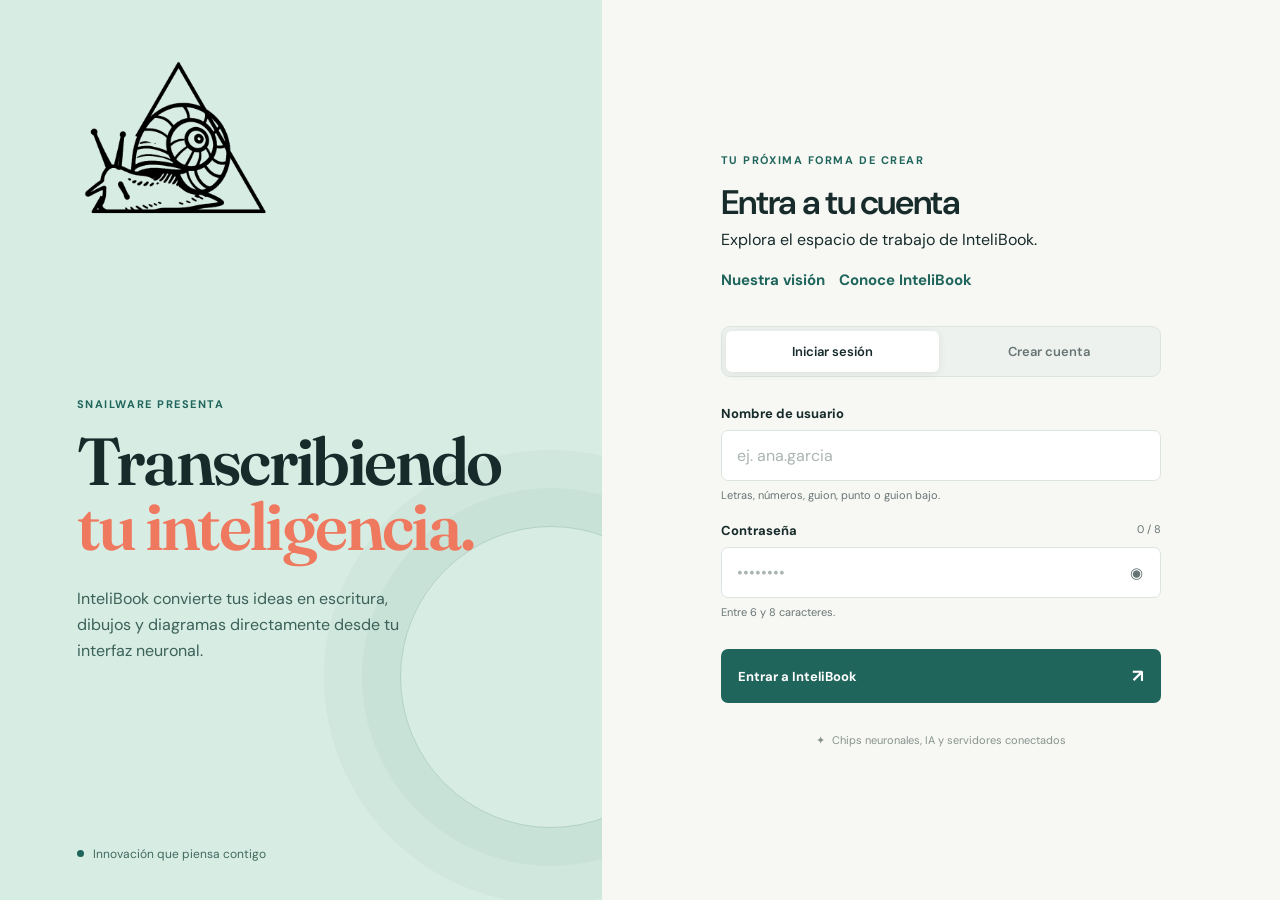
<file: index.html>
<!doctype html>
<html lang="es">
<head>
  <meta charset="UTF-8">
  <meta name="viewport" content="width=device-width, initial-scale=1.0">
  <meta name="description" content="Snailware presenta InteliBook: transcribiendo tu inteligencia.">
  <title>Snailware | InteliBook</title>
  <link rel="preconnect" href="https://fonts.googleapis.com">
  <link rel="preconnect" href="https://fonts.gstatic.com" crossorigin>
  <link href="https://fonts.googleapis.com/css2?family=DM+Sans:wght@400;500;600;700&family=Fraunces:opsz,wght@9..144,600;9..144,700&display=swap" rel="stylesheet">
  <link rel="stylesheet" href="css/styles.css">
</head>
<body class="auth-page">
  <main class="auth-shell">
    <section class="brand-panel" aria-labelledby="brand-title">
      <img class="brand-logo" src="assets/logo-placeholder.png" alt="Snailware">
      <div class="brand-copy">
        <p class="eyebrow">Snailware presenta</p>
        <h1 id="brand-title">Transcribiendo<br><em>tu inteligencia.</em></h1>
        <p class="brand-description">InteliBook convierte tus ideas en escritura, dibujos y diagramas directamente desde tu interfaz neuronal.</p>
      </div>
      <div class="brand-footer"><span class="status-dot"></span> Innovación que piensa contigo</div>
    </section>

    <section class="form-panel" aria-label="Acceso a InteliBook">
      <div class="form-wrap">
        <div class="form-heading">
          <p class="eyebrow">Tu próxima forma de crear</p>
          <h2 id="form-title">Entra a tu cuenta</h2>
          <p id="form-subtitle">Explora el espacio de trabajo de InteliBook.</p>
          <p class="public-links"><a href="vision.html">Nuestra visión</a><a href="product.html">Conoce InteliBook</a></p>
        </div>

        <div class="mode-switch" role="tablist" aria-label="Tipo de acceso">
          <button class="mode-button is-active" id="login-tab" type="button" role="tab" aria-selected="true">Iniciar sesión</button>
          <button class="mode-button" id="register-tab" type="button" role="tab" aria-selected="false">Crear cuenta</button>
        </div>

        <div id="feedback" class="feedback" role="status" aria-live="polite"></div>

        <form id="auth-form" novalidate>
          <div class="field-group">
            <label for="username">Nombre de usuario</label>
            <input id="username" name="username" type="text" autocomplete="username" placeholder="ej. ana.garcia" maxlength="40" required>
            <small class="field-hint">Letras, números, guion, punto o guion bajo.</small>
          </div>
          <div class="field-group">
            <div class="label-row"><label for="password">Contraseña</label><span id="password-count" class="character-count">0 / 8</span></div>
            <div class="password-field">
              <input id="password" name="password" type="password" autocomplete="current-password" placeholder="••••••••" minlength="6" maxlength="8" required>
              <button id="toggle-password" class="icon-button" type="button" aria-label="Mostrar contraseña" title="Mostrar contraseña">◉</button>
            </div>
            <small id="password-hint" class="field-hint">Entre 6 y 8 caracteres.</small>
          </div>
          <button id="submit-button" class="primary-button" type="submit"><span id="submit-label">Entrar a InteliBook</span><span class="button-arrow" aria-hidden="true">↗</span></button>
        </form>

        <p class="security-note"><span aria-hidden="true">✦</span> Chips neuronales, IA y servidores conectados</p>
      </div>
    </section>
  </main>
  <script type="module" src="js/login.js"></script>
</body>
</html>
</file>
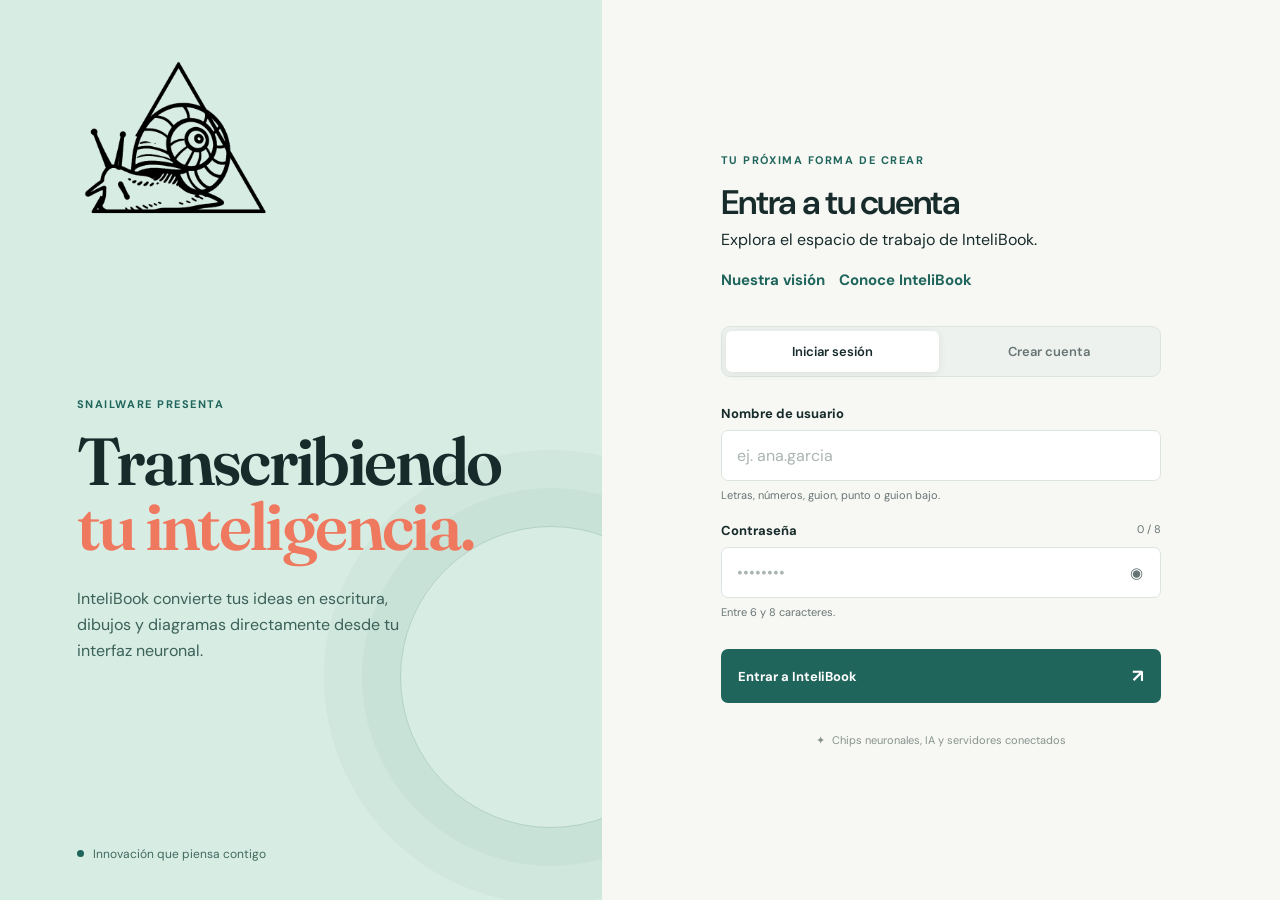
<file: dashboard.html>
<!doctype html>
<html lang="es">
<head>
  <meta charset="UTF-8">
  <meta name="viewport" content="width=device-width, initial-scale=1.0">
  <meta name="description" content="Tu espacio de trabajo en InteliBook.">
  <title>Snailware | InteliBook</title>
  <link rel="preconnect" href="https://fonts.googleapis.com">
  <link rel="preconnect" href="https://fonts.gstatic.com" crossorigin>
  <link href="https://fonts.googleapis.com/css2?family=DM+Sans:wght@400;500;600;700&family=Fraunces:opsz,wght@9..144,600;9..144,700&display=swap" rel="stylesheet">
  <link rel="stylesheet" href="css/styles.css">
</head>
<body class="app-page">
  <header class="app-header">
    <a class="app-logo" href="dashboard.html" aria-label="InteliBook, inicio"><img class="app-logo-image" src="assets/logo-placeholder.png" alt="Snailware"><span>InteliBook</span></a>
    <div class="header-actions"><span id="user-greeting" class="user-greeting"></span><nav class="dashboard-nav" aria-label="Navegación del sitio"><a href="product.html">InteliBook</a><a href="vision.html">Nuestra visión</a></nav><button id="logout-button" class="text-button" type="button">Cerrar sesión <span aria-hidden="true">↗</span></button></div>
  </header>
  <main class="dashboard-main">
    <section class="welcome-block"><p class="eyebrow">Tu panel InteliBook</p><h1>Un lugar para<br><em>pensar mejor.</em></h1><p class="welcome-copy">Tu espacio está listo para convertir ideas en escritura, dibujos y diagramas.</p></section>
    <section class="workspace-grid" aria-label="Resumen del espacio de trabajo">
      <article class="workspace-card accent-card"><span class="card-kicker">Próximamente</span><h2>Tus libretas<br>en un solo lugar.</h2><p>Empieza a construir un sistema que trabaje a tu manera.</p><button class="outline-button" type="button" disabled>Crear una libreta <span aria-hidden="true">+</span></button></article>
      <article class="stat-card"><span class="stat-number">00</span><span class="stat-label">Libretas activas</span></article>
      <article class="stat-card pale"><span class="stat-number">00</span><span class="stat-label">Notas creadas</span></article>
    </section>
  </main>
  <script type="module" src="js/dashboard.js"></script>
</body>
</html>
</file>
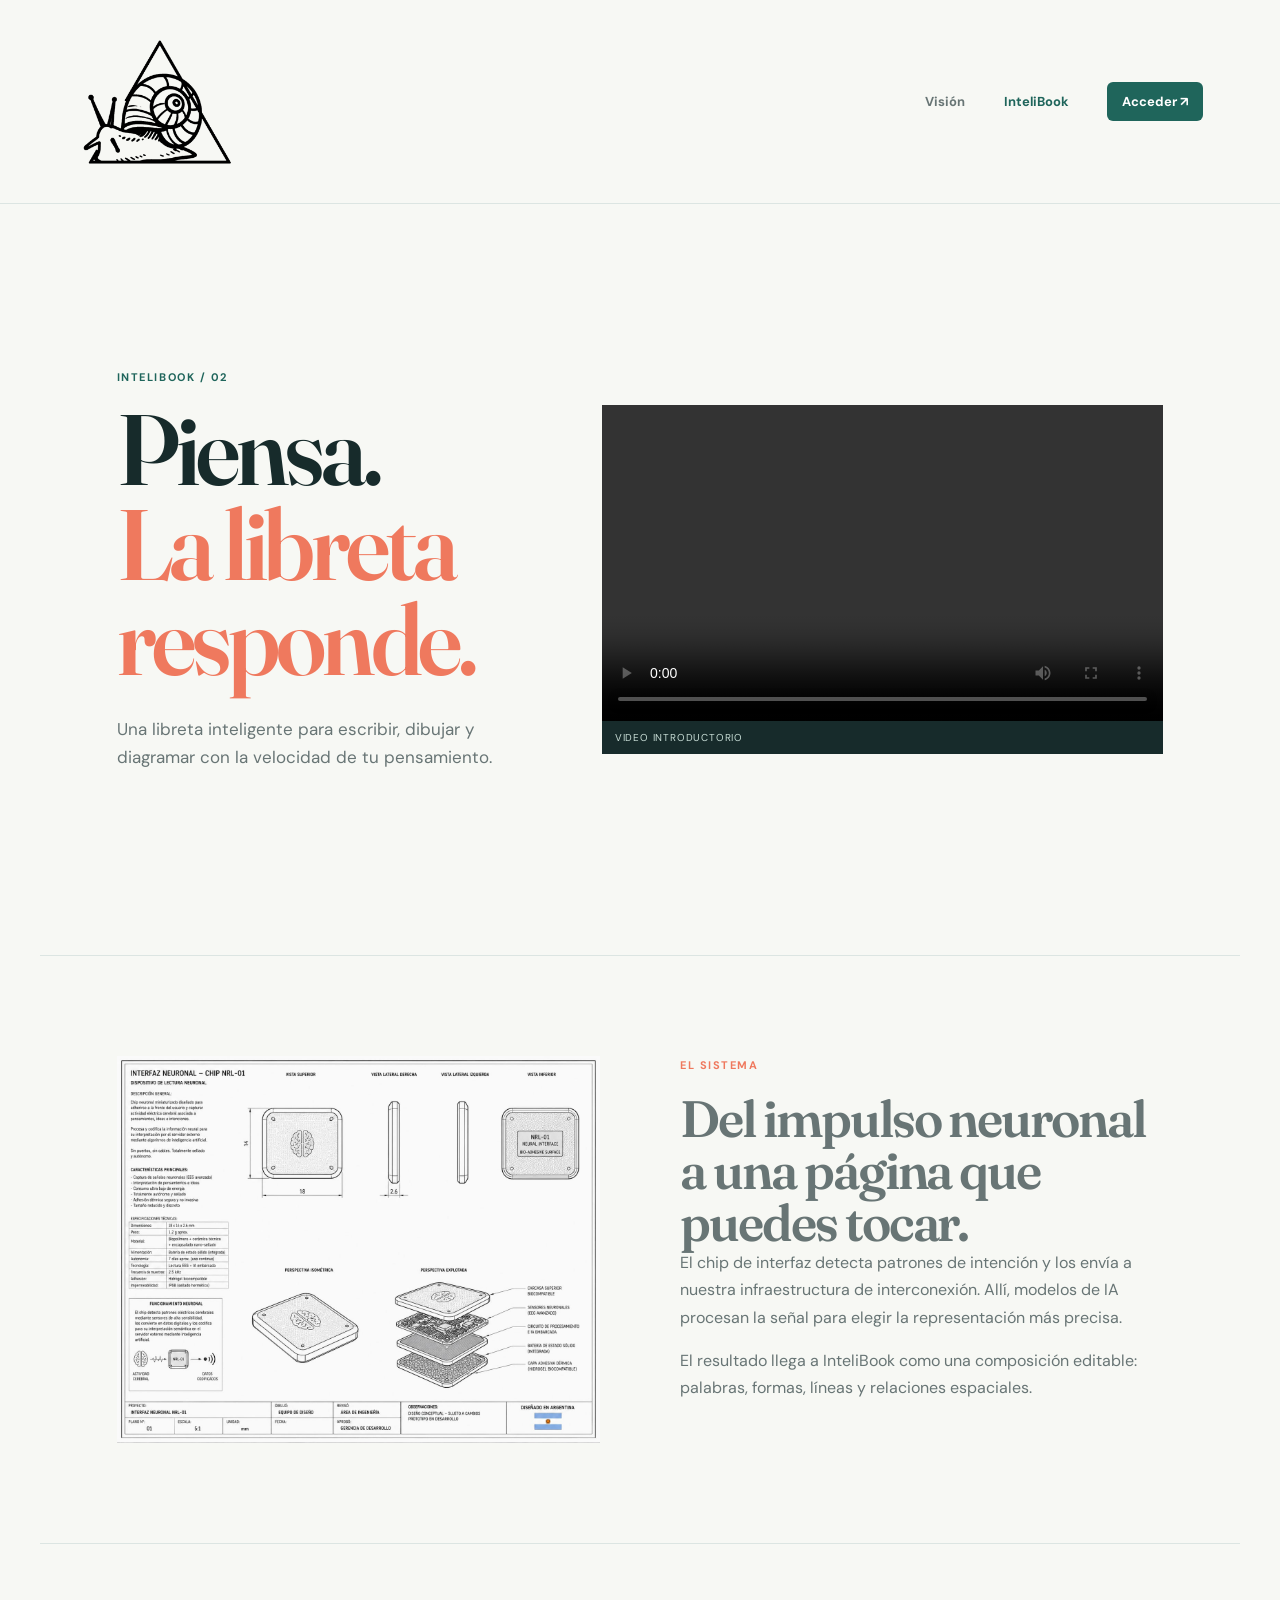
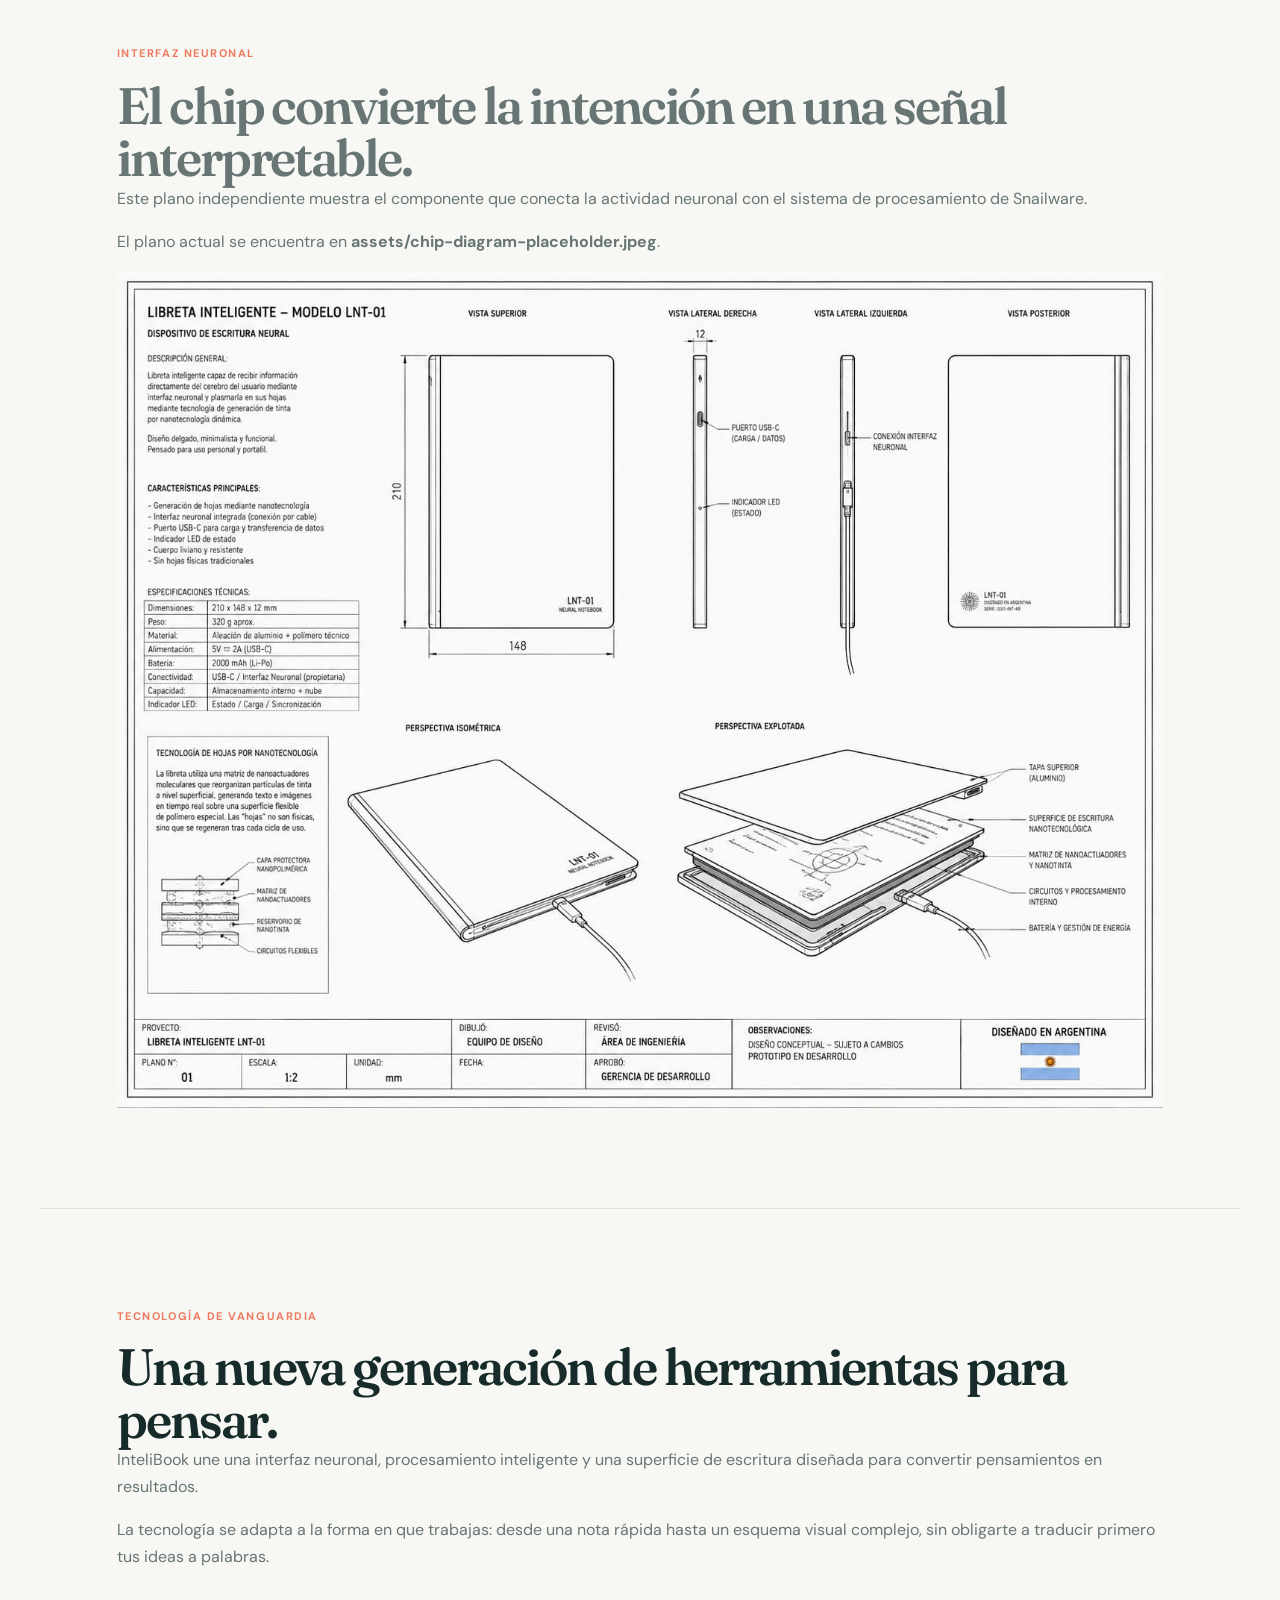
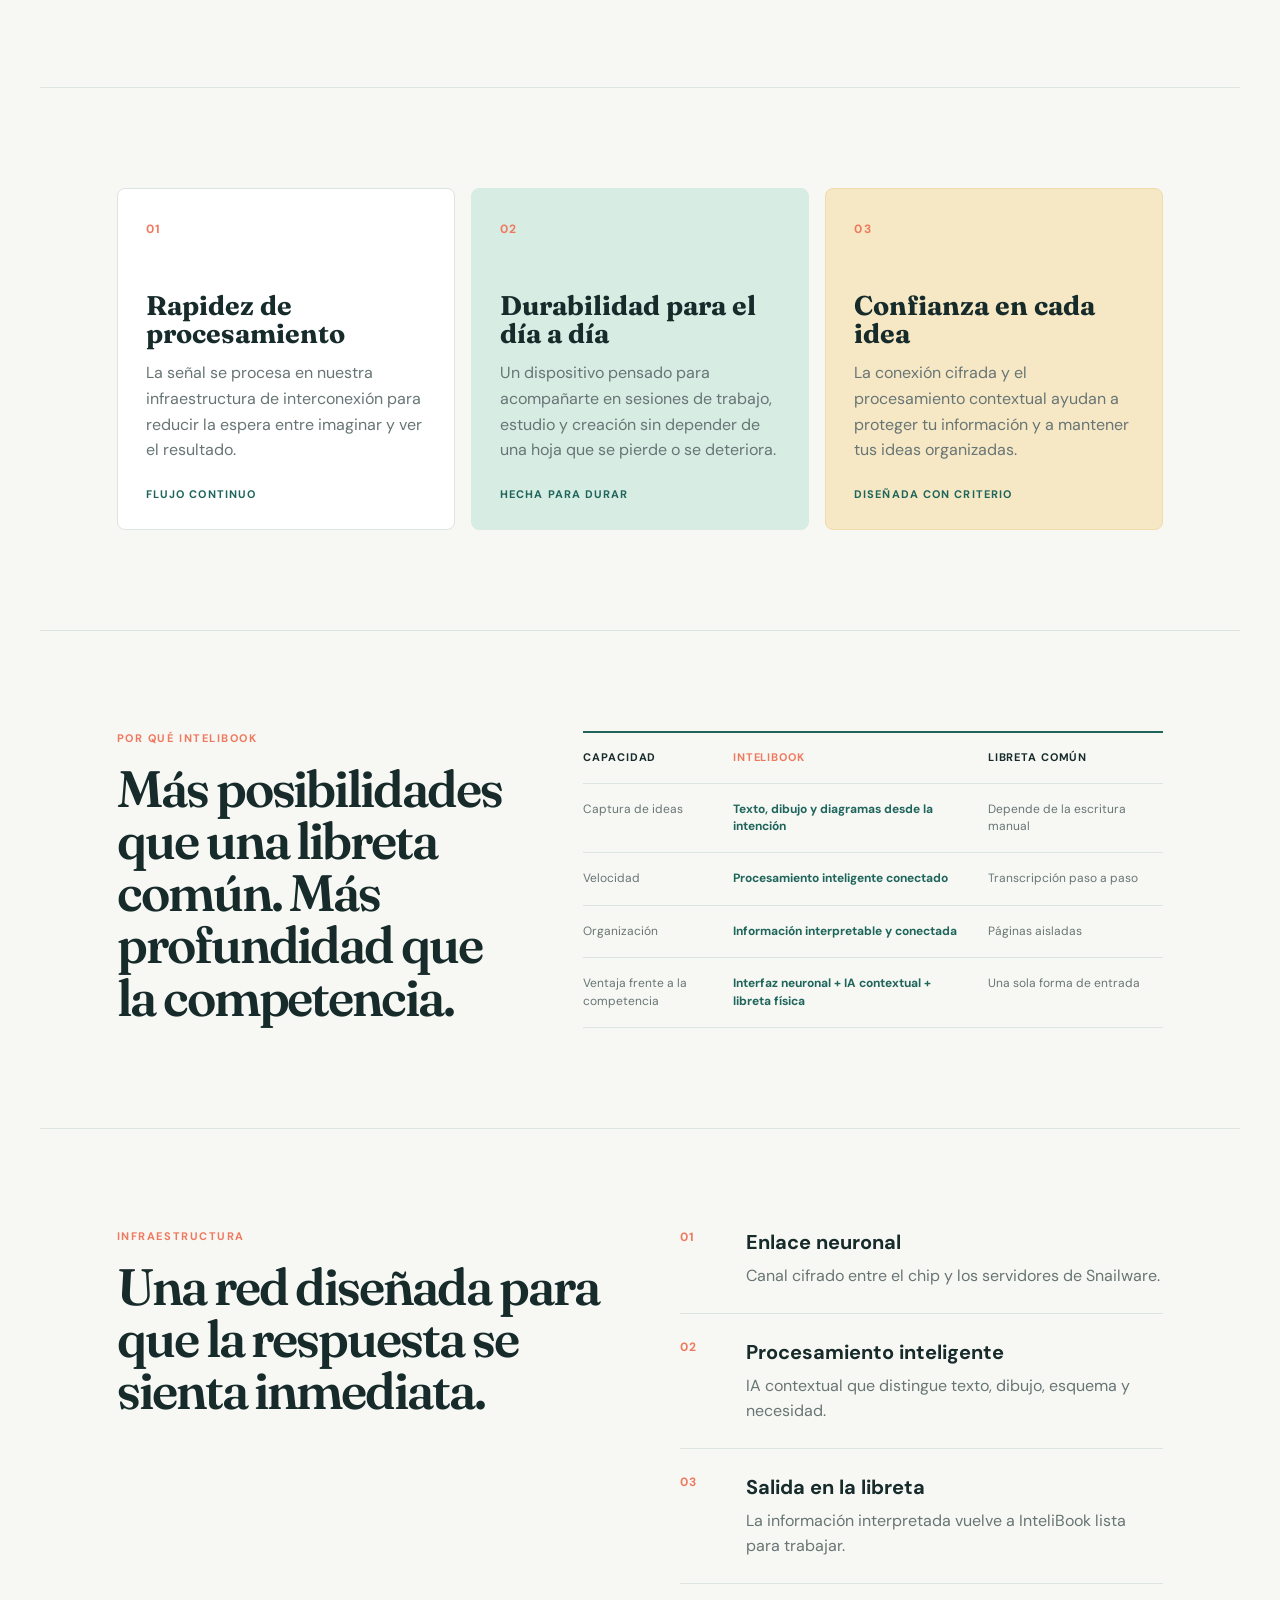
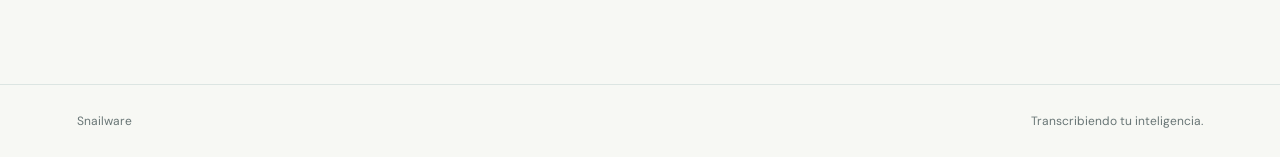
<file: product.html>
<!doctype html>
<html lang="es">
<head><meta charset="UTF-8"><meta name="viewport" content="width=device-width, initial-scale=1.0"><meta name="description" content="Conoce la tecnología de vanguardia, ventajas, velocidad y durabilidad de InteliBook."><title>Snailware | InteliBook</title><link rel="stylesheet" href="css/styles.css"></head>
<body class="site-page product-page">
  <header class="site-header"><a class="site-brand" href="index.html"><img src="assets/logo-placeholder.png" alt="Snailware"></a><nav aria-label="Navegación principal"><a href="vision.html">Visión</a><a class="is-current" href="product.html">InteliBook</a><a class="nav-cta" href="index.html">Acceder <span aria-hidden="true">↗</span></a></nav></header>
  <main>
    <section class="product-hero"><div><p class="eyebrow">InteliBook / 02</p><h1>Piensa.<br><em>La libreta responde.</em></h1><p>Una libreta inteligente para escribir, dibujar y diagramar con la velocidad de tu pensamiento.</p></div><div class="video-frame"><video controls preload="metadata"><source src="assets/product-video-poster.mp4" type="video/mp4">Tu navegador no puede reproducir este video.</video><span class="media-label">Video introductorio</span></div></section>
    <section class="product-diagram content-section"><div class="diagram-art"><img src="assets/intelibook-diagram-placeholder.jpeg" alt="Plano de InteliBook"></div><div class="section-copy"><p class="section-index">El sistema</p><h2>Del impulso neuronal a una página que puedes tocar.</h2><p>El chip de interfaz detecta patrones de intención y los envía a nuestra infraestructura de interconexión. Allí, modelos de IA procesan la señal para elegir la representación más precisa.</p><p>El resultado llega a InteliBook como una composición editable: palabras, formas, líneas y relaciones espaciales.</p></div></section>
    <section class="chip-diagram content-section"><div class="section-copy"><p class="section-index">Interfaz neuronal</p><h2>El chip convierte la intención en una señal interpretable.</h2><p>Este plano independiente muestra el componente que conecta la actividad neuronal con el sistema de procesamiento de Snailware.</p><p>El plano actual se encuentra en <strong>assets/chip-diagram-placeholder.jpeg</strong>.</p></div><div class="diagram-art"><img src="assets/chip-diagram-placeholder.jpeg" alt="Plano del chip neuronal de InteliBook"></div></section>
    <section class="feature-intro content-section"><div><p class="section-index">Tecnología de vanguardia</p><h2>Una nueva generación de herramientas para pensar.</h2></div><div class="section-copy"><p>InteliBook une una interfaz neuronal, procesamiento inteligente y una superficie de escritura diseñada para convertir pensamientos en resultados.</p><p>La tecnología se adapta a la forma en que trabajas: desde una nota rápida hasta un esquema visual complejo, sin obligarte a traducir primero tus ideas a palabras.</p></div></section>
    <section class="benefit-grid content-section"><article class="benefit-card"><span class="benefit-number">01</span><h3>Rapidez de procesamiento</h3><p>La señal se procesa en nuestra infraestructura de interconexión para reducir la espera entre imaginar y ver el resultado.</p><strong>Flujo continuo</strong></article><article class="benefit-card"><span class="benefit-number">02</span><h3>Durabilidad para el día a día</h3><p>Un dispositivo pensado para acompañarte en sesiones de trabajo, estudio y creación sin depender de una hoja que se pierde o se deteriora.</p><strong>Hecha para durar</strong></article><article class="benefit-card"><span class="benefit-number">03</span><h3>Confianza en cada idea</h3><p>La conexión cifrada y el procesamiento contextual ayudan a proteger tu información y a mantener tus ideas organizadas.</p><strong>Diseñada con criterio</strong></article></section>
    <section class="comparison-section content-section"><div><p class="section-index">Por qué InteliBook</p><h2>Más posibilidades que una libreta común. Más profundidad que la competencia.</h2></div><div class="comparison-table" role="table" aria-label="Comparación de InteliBook"><div class="comparison-row comparison-head" role="row"><span>Capacidad</span><strong>InteliBook</strong><span>Libreta común</span></div><div class="comparison-row" role="row"><span>Captura de ideas</span><strong>Texto, dibujo y diagramas desde la intención</strong><span>Depende de la escritura manual</span></div><div class="comparison-row" role="row"><span>Velocidad</span><strong>Procesamiento inteligente conectado</strong><span>Transcripción paso a paso</span></div><div class="comparison-row" role="row"><span>Organización</span><strong>Información interpretable y conectada</strong><span>Páginas aisladas</span></div><div class="comparison-row" role="row"><span>Ventaja frente a la competencia</span><strong>Interfaz neuronal + IA contextual + libreta física</strong><span>Una sola forma de entrada</span></div></div></section>
    <section class="server-section content-section"><div><p class="section-index">Infraestructura</p><h2>Una red diseñada para que la respuesta se sienta inmediata.</h2></div><div class="server-list"><article><span class="server-icon">01</span><div><h3>Enlace neuronal</h3><p>Canal cifrado entre el chip y los servidores de Snailware.</p></div></article><article><span class="server-icon">02</span><div><h3>Procesamiento inteligente</h3><p>IA contextual que distingue texto, dibujo, esquema y necesidad.</p></div></article><article><span class="server-icon">03</span><div><h3>Salida en la libreta</h3><p>La información interpretada vuelve a InteliBook lista para trabajar.</p></div></article></div></section>
  </main><footer class="site-footer"><span>Snailware</span><span>Transcribiendo tu inteligencia.</span></footer>
</body></html>
</file>
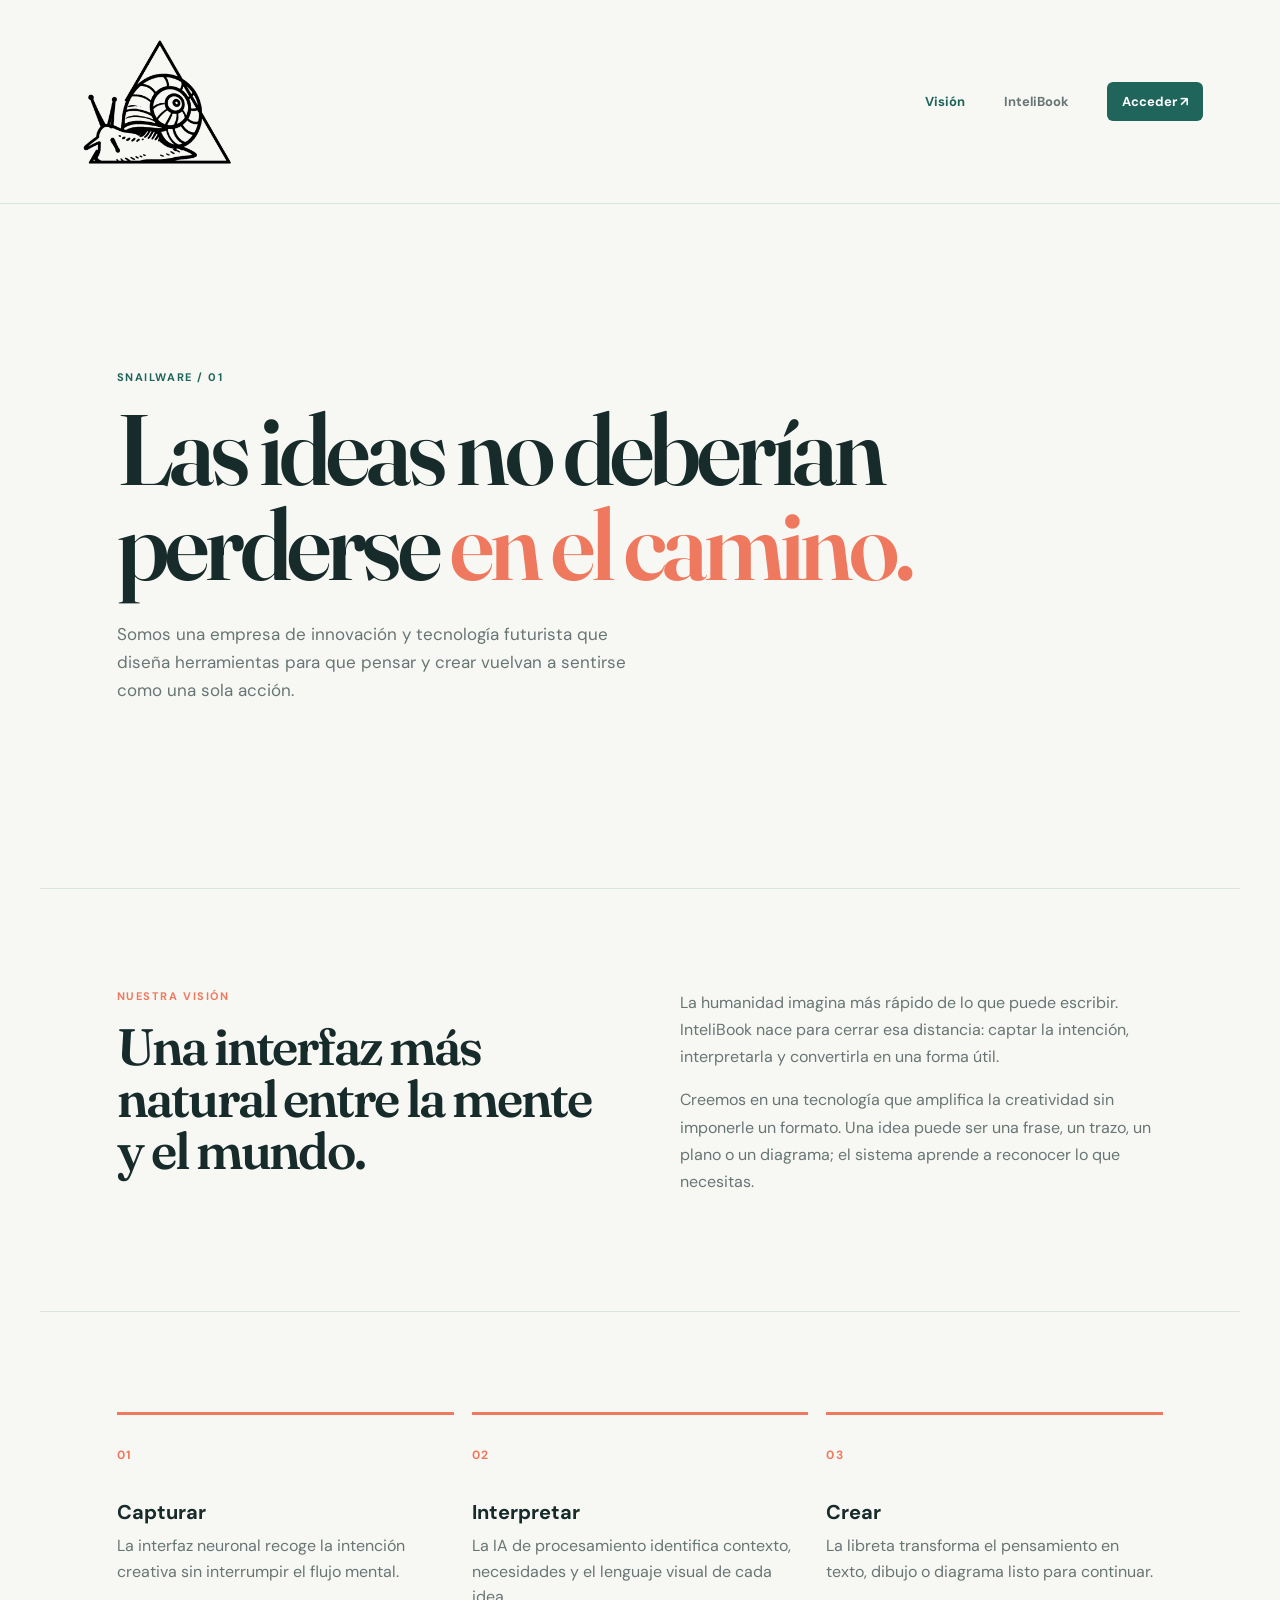
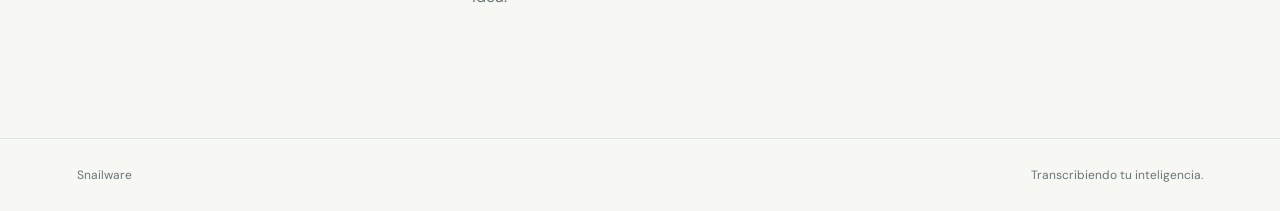
<file: vision.html>
<!doctype html>
<html lang="es">
<head><meta charset="UTF-8"><meta name="viewport" content="width=device-width, initial-scale=1.0"><meta name="description" content="La visión de Snailware y el futuro de la creación con InteliBook."><title>Snailware | Nuestra visión</title><link rel="stylesheet" href="css/styles.css"></head>
<body class="site-page">
  <header class="site-header"><a class="site-brand" href="index.html"><img src="assets/logo-placeholder.png" alt="Snailware"></a><nav aria-label="Navegación principal"><a class="is-current" href="vision.html">Visión</a><a href="product.html">InteliBook</a><a class="nav-cta" href="index.html">Acceder <span aria-hidden="true">↗</span></a></nav></header>
  <main>
    <section class="page-hero vision-hero"><p class="eyebrow">Snailware / 01</p><h1>Las ideas no deberían perderse <em>en el camino.</em></h1><p>Somos una empresa de innovación y tecnología futurista que diseña herramientas para que pensar y crear vuelvan a sentirse como una sola acción.</p></section>
    <section class="vision-grid content-section"><div><p class="section-index">Nuestra visión</p><h2>Una interfaz más natural entre la mente y el mundo.</h2></div><div class="section-copy"><p>La humanidad imagina más rápido de lo que puede escribir. InteliBook nace para cerrar esa distancia: captar la intención, interpretarla y convertirla en una forma útil.</p><p>Creemos en una tecnología que amplifica la creatividad sin imponerle un formato. Una idea puede ser una frase, un trazo, un plano o un diagrama; el sistema aprende a reconocer lo que necesitas.</p></div></section>
    <section class="principles content-section"><article><span>01</span><h3>Capturar</h3><p>La interfaz neuronal recoge la intención creativa sin interrumpir el flujo mental.</p></article><article><span>02</span><h3>Interpretar</h3><p>La IA de procesamiento identifica contexto, necesidades y el lenguaje visual de cada idea.</p></article><article><span>03</span><h3>Crear</h3><p>La libreta transforma el pensamiento en texto, dibujo o diagrama listo para continuar.</p></article></section>
  </main><footer class="site-footer"><span>Snailware</span><span>Transcribiendo tu inteligencia.</span></footer>
</body></html>
</file>
<file: css/styles.css>
@import url('https://fonts.googleapis.com/css2?family=DM+Sans:wght@400;500;600;700&family=Fraunces:opsz,wght@9..144,600;9..144,700&display=swap');

:root { --ink: #172b2b; --muted: #687575; --line: #dce5e2; --paper: #f7f8f4; --white: #fff; --mint: #d7ece3; --teal: #1f655b; --coral: #ef795e; --yellow: #f4c95d; --serif: 'Fraunces', Georgia, serif; --sans: 'DM Sans', sans-serif; }
* { box-sizing: border-box; }
body { margin: 0; color: var(--ink); background: var(--paper); font-family: var(--sans); }
button, input { font: inherit; }
button { cursor: pointer; }
.auth-shell { display: grid; grid-template-columns: minmax(320px, 0.94fr) minmax(430px, 1.06fr); min-height: 100vh; }
.brand-panel { position: relative; display: flex; flex-direction: column; justify-content: space-between; padding: 42px clamp(36px, 6vw, 96px) 38px; overflow: hidden; background: var(--mint); }
.brand-panel::after { content: ''; position: absolute; right: -100px; bottom: 8%; width: 300px; height: 300px; border: 1px solid rgba(31,101,91,.2); border-radius: 50%; box-shadow: 0 0 0 38px rgba(31,101,91,.04), 0 0 0 76px rgba(31,101,91,.04); }
.brand-mark { display: grid; place-items: center; width: 42px; height: 42px; border: 1.5px solid var(--teal); border-radius: 50%; color: var(--teal); font-family: var(--serif); font-size: 25px; font-weight: 700; }
.brand-logo { width: 190px; height: auto; }
.brand-copy { position: relative; z-index: 1; max-width: 530px; margin: auto 0; padding: 64px 0; }
.eyebrow { margin: 0 0 18px; color: var(--teal); font-size: 11px; font-weight: 700; letter-spacing: .14em; text-transform: uppercase; }
h1, h2, p { margin-top: 0; } h1, h2 { font-weight: 600; letter-spacing: -.04em; }
.brand-copy h1 { margin-bottom: 26px; font-family: var(--serif); font-size: clamp(45px, 5.2vw, 76px); line-height: .98; }
em { color: var(--coral); font-style: normal; }
.brand-description { max-width: 340px; color: #3b6159; font-size: 16px; line-height: 1.65; }
.brand-footer { position: relative; z-index: 1; display: flex; align-items: center; gap: 9px; color: #416960; font-size: 12px; }
.status-dot { width: 7px; height: 7px; border-radius: 50%; background: var(--teal); }
.form-panel { display: grid; place-items: center; padding: 48px; background: var(--paper); }
.form-wrap { width: min(100%, 440px); }
.form-heading h2 { margin-bottom: 8px; font-size: 34px; line-height: 1.08; }
.form-heading > p:last-child { color: var(--muted); font-size: 15px; }
.public-links { display: flex; flex-wrap: wrap; gap: 14px; margin: 20px 0 0; font-size: 12px; }
.public-links a { color: var(--teal); font-weight: 700; text-decoration: none; }
.public-links a:hover { color: var(--coral); }
.mode-switch { display: flex; gap: 4px; margin: 36px 0 28px; padding: 4px; border: 1px solid var(--line); border-radius: 9px; background: #eef2ee; }
.mode-button { flex: 1; border: 0; border-radius: 6px; padding: 12px 8px; color: var(--muted); background: transparent; font-size: 13px; font-weight: 600; }
.mode-button.is-active { color: var(--ink); background: var(--white); box-shadow: 0 2px 8px rgba(23,43,43,.08); }
.feedback { min-height: 0; margin-bottom: 14px; border-radius: 7px; font-size: 13px; line-height: 1.4; }
.feedback:not(:empty) { padding: 11px 13px; } .feedback.error { color: #9c4535; background: #fce9e3; } .feedback.success { color: #236653; background: #dff2e8; }
.field-group { margin-bottom: 20px; } label { display: block; margin-bottom: 8px; font-size: 13px; font-weight: 700; }
.label-row { display: flex; justify-content: space-between; } .character-count, .field-hint { color: var(--muted); font-size: 11px; }
input { width: 100%; border: 1px solid var(--line); border-radius: 7px; padding: 14px 15px; outline: 0; color: var(--ink); background: var(--white); transition: border-color .2s, box-shadow .2s; }
input::placeholder { color: #aab5b1; } input:focus { border-color: var(--teal); box-shadow: 0 0 0 3px rgba(31,101,91,.12); }
.field-hint { display: block; margin-top: 7px; } .password-field { position: relative; } .password-field input { padding-right: 50px; }
.icon-button { position: absolute; top: 50%; right: 6px; width: 36px; height: 36px; transform: translateY(-50%); border: 0; color: var(--muted); background: transparent; font-size: 15px; }
.primary-button, .outline-button { display: flex; align-items: center; justify-content: space-between; width: 100%; border: 0; border-radius: 7px; padding: 15px 17px; font-size: 13px; font-weight: 700; transition: transform .2s, background .2s; }
.primary-button { margin-top: 30px; color: var(--white); background: var(--teal); } .primary-button:hover { transform: translateY(-2px); background: #174f48; }
.primary-button:disabled { cursor: wait; opacity: .65; transform: none; } .button-arrow { font-size: 18px; }
.security-note { display: flex; justify-content: center; gap: 7px; margin: 30px 0 0; color: #87928e; font-size: 11px; }
.app-page { min-height: 100vh; background: var(--paper); } .app-header { display: flex; align-items: center; justify-content: space-between; padding: 25px clamp(24px, 6vw, 90px); border-bottom: 1px solid var(--line); background: rgba(247,248,244,.85); }
.app-logo { display: flex; align-items: center; gap: 11px; color: var(--ink); font-size: 17px; font-weight: 700; text-decoration: none; } .brand-mark.small { width: 31px; height: 31px; font-size: 18px; }
.header-actions { display: flex; align-items: center; gap: 24px; } .user-greeting { color: var(--muted); font-size: 13px; } .text-button { border: 0; color: var(--teal); background: transparent; font-size: 13px; font-weight: 700; }
.dashboard-nav { display: flex; align-items: center; gap: 16px; }
.dashboard-nav a { color: var(--teal); font-size: 12px; font-weight: 700; text-decoration: none; }
.dashboard-nav a:hover { color: var(--coral); }
.dashboard-main { max-width: 1100px; margin: auto; padding: clamp(64px, 10vw, 130px) clamp(24px, 6vw, 90px); } .welcome-block { max-width: 570px; } .welcome-block h1 { margin-bottom: 25px; font-family: var(--serif); font-size: clamp(46px, 7vw, 80px); line-height: .97; } .welcome-copy { max-width: 390px; color: var(--muted); line-height: 1.65; }
.workspace-grid { display: grid; grid-template-columns: 1.7fr 1fr 1fr; gap: 14px; margin-top: 90px; } .workspace-card, .stat-card { min-height: 220px; padding: 27px; border: 1px solid var(--line); border-radius: 8px; } .accent-card { color: var(--white); background: var(--coral); border-color: var(--coral); } .card-kicker { font-size: 11px; letter-spacing: .12em; text-transform: uppercase; } .workspace-card h2 { margin: 29px 0 10px; font-family: var(--serif); font-size: 30px; line-height: 1.02; } .workspace-card p { max-width: 250px; color: #ffe8df; font-size: 13px; line-height: 1.5; } .outline-button { width: auto; margin-top: 24px; border: 1px solid rgba(255,255,255,.5); color: var(--white); background: transparent; } .outline-button:disabled { cursor: default; opacity: .8; }
.stat-card { display: flex; flex-direction: column; justify-content: space-between; background: var(--white); } .stat-card.pale { background: #f6e8c5; border-color: #f0dbad; } .stat-number { font-family: var(--serif); font-size: 64px; } .stat-label { color: var(--muted); font-size: 12px; }
.app-logo-image { width: 112px; height: auto; }
.site-page { min-height: 100vh; background: var(--paper); }
.site-header { display: flex; align-items: center; justify-content: space-between; padding: 24px clamp(24px, 6vw, 90px); border-bottom: 1px solid var(--line); }
.site-brand img { display: block; width: 155px; height: auto; }
.site-header nav { display: flex; align-items: center; gap: clamp(18px, 3vw, 42px); }
.site-header nav a { color: var(--muted); font-size: 13px; font-weight: 700; text-decoration: none; }
.site-header nav a:hover, .site-header nav a.is-current { color: var(--teal); }
.site-header nav .nav-cta { padding: 11px 15px; border-radius: 6px; color: var(--white); background: var(--teal); }
.page-hero, .product-hero { max-width: 1200px; margin: auto; padding: clamp(80px, 13vw, 170px) clamp(24px, 6vw, 90px); }
.page-hero h1, .product-hero h1 { max-width: 900px; margin-bottom: 28px; font-family: var(--serif); font-size: clamp(48px, 8vw, 100px); line-height: .95; }
.page-hero > p:last-child, .product-hero > div:first-child > p:last-child { max-width: 520px; color: var(--muted); font-size: 17px; line-height: 1.65; }
.content-section { max-width: 1200px; margin: auto; padding: 100px clamp(24px, 6vw, 90px); border-top: 1px solid var(--line); }
.vision-grid, .product-diagram, .server-section { display: grid; grid-template-columns: 1fr 1fr; gap: 80px; }
.section-index { margin: 0 0 18px; color: var(--coral); font-size: 11px; font-weight: 700; letter-spacing: .14em; text-transform: uppercase; }
.content-section h2 { margin: 0; font-family: var(--serif); font-size: clamp(32px, 4vw, 53px); line-height: 1.02; }
.section-copy { color: var(--muted); line-height: 1.7; }
.principles { display: grid; grid-template-columns: repeat(3, 1fr); gap: 18px; }
.principles article { padding: 28px 0; border-top: 3px solid var(--coral); }
.principles span, .server-icon { color: var(--coral); font-size: 12px; font-weight: 700; letter-spacing: .12em; }
.principles h3, .server-list h3 { margin: 35px 0 8px; font-size: 20px; }
.principles p, .server-list p { margin: 0; color: var(--muted); line-height: 1.6; }
.site-footer { display: flex; justify-content: space-between; padding: 28px clamp(24px, 6vw, 90px); color: var(--muted); font-size: 12px; border-top: 1px solid var(--line); }
.product-hero { display: grid; grid-template-columns: .85fr 1.15fr; align-items: center; gap: 70px; }
.video-frame { position: relative; background: var(--ink); }
.video-frame video { display: block; width: 100%; aspect-ratio: 16 / 9; object-fit: cover; }
.media-label { display: block; padding: 10px 13px; color: #c8ddd6; background: var(--ink); font-size: 10px; letter-spacing: .08em; text-transform: uppercase; }
.diagram-art { display: grid; place-items: center; background: var(--mint); }
.diagram-art img { display: block; width: 100%; }
.server-list { display: grid; gap: 25px; }
.server-list article { display: grid; grid-template-columns: 48px 1fr; gap: 18px; padding-bottom: 24px; border-bottom: 1px solid var(--line); }
.server-list h3 { margin: 0 0 8px; }
.benefit-grid { display: grid; grid-template-columns: repeat(3, 1fr); gap: 16px; }
.benefit-card { min-height: 280px; padding: 28px; border: 1px solid var(--line); border-radius: 8px; background: var(--white); }
.benefit-card:nth-child(2) { background: var(--mint); border-color: var(--mint); }
.benefit-card:nth-child(3) { background: #f6e8c5; border-color: #f0dbad; }
.benefit-number { color: var(--coral); font-size: 12px; font-weight: 700; letter-spacing: .12em; }
.benefit-card h3 { margin: 54px 0 12px; font-family: var(--serif); font-size: 27px; line-height: 1.05; }
.benefit-card p { color: var(--muted); line-height: 1.6; }
.benefit-card strong { display: block; margin-top: 24px; color: var(--teal); font-size: 11px; letter-spacing: .1em; text-transform: uppercase; }
.comparison-section { display: grid; grid-template-columns: .8fr 1.2fr; gap: 80px; }
.comparison-table { align-self: center; border-top: 2px solid var(--teal); }
.comparison-row { display: grid; grid-template-columns: .75fr 1.35fr 1fr; gap: 18px; padding: 17px 0; border-bottom: 1px solid var(--line); color: var(--muted); font-size: 12px; line-height: 1.45; }
.comparison-row strong { color: var(--teal); }
.comparison-head { color: var(--ink); font-size: 11px; font-weight: 700; letter-spacing: .08em; text-transform: uppercase; }
.comparison-head strong { color: var(--coral); }
@media (max-width: 760px) { .site-header { align-items: flex-start; gap: 20px; } .site-header nav { flex-wrap: wrap; justify-content: flex-end; gap: 14px; } .site-brand img { width: 125px; } .vision-grid, .product-diagram, .server-section, .product-hero, .comparison-section { grid-template-columns: 1fr; gap: 42px; } .principles, .benefit-grid { grid-template-columns: 1fr; } .content-section { padding-top: 70px; padding-bottom: 70px; } .site-footer { gap: 15px; flex-direction: column; } }
@media (max-width: 520px) { .comparison-row { grid-template-columns: 1fr; gap: 5px; } .comparison-head span:last-child { display: none; } .comparison-row span:last-child { padding-bottom: 8px; } }
@media (max-width: 760px) { .auth-shell { display: block; } .brand-panel { min-height: 330px; padding: 25px 24px; } .brand-copy { padding: 35px 0 20px; } .brand-copy h1 { font-size: 46px; } .brand-description { display: none; } .form-panel { padding: 48px 24px 55px; } .workspace-grid { grid-template-columns: 1fr 1fr; margin-top: 55px; } .accent-card { grid-column: 1 / -1; } .header-actions { gap: 10px; } .dashboard-nav { gap: 9px; } .dashboard-nav a { font-size: 11px; } .user-greeting { display: none; } }
@media (max-width: 430px) { .workspace-grid { grid-template-columns: 1fr; } .accent-card { grid-column: auto; } .app-header { padding: 20px 18px; } }
</file>
